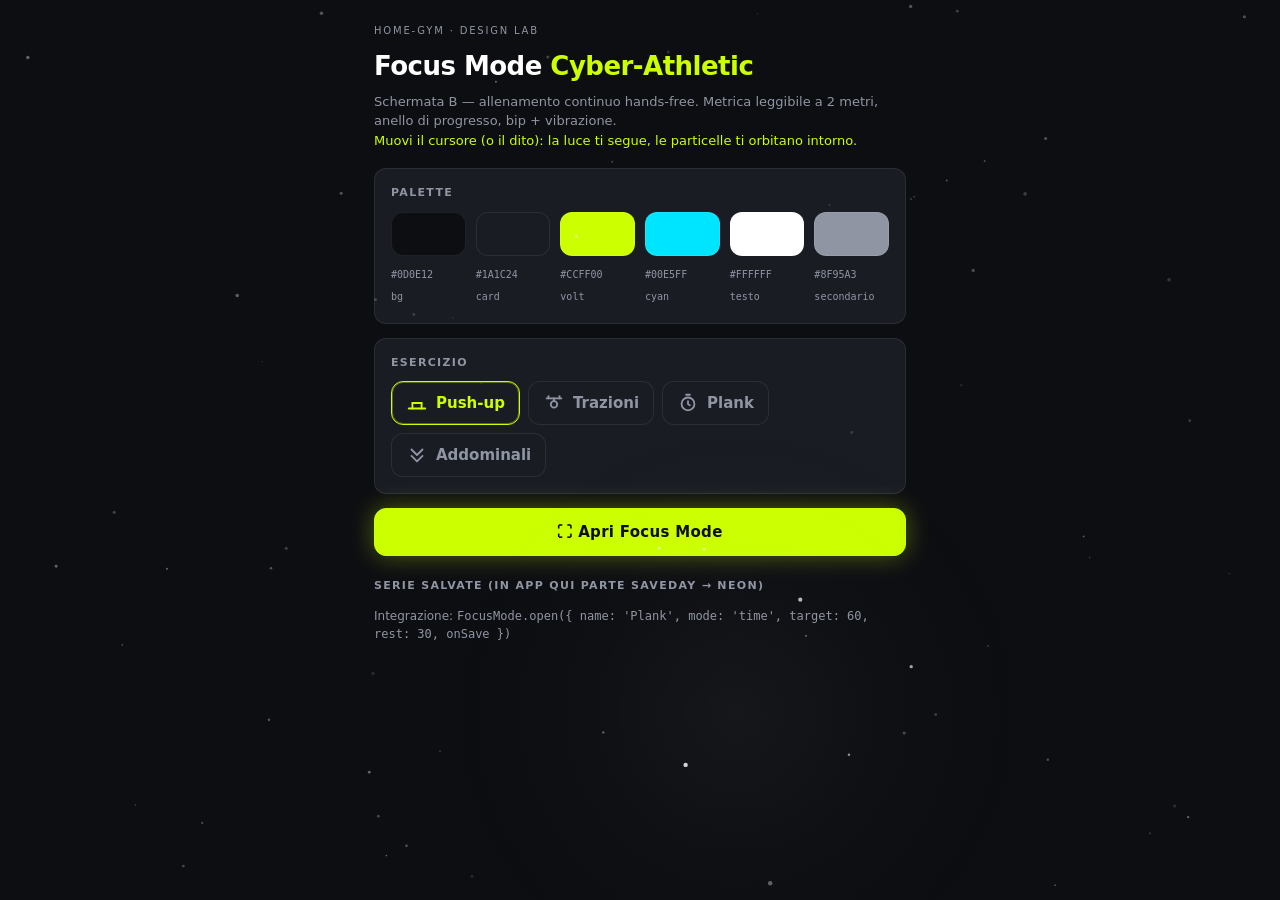
<file: public/design/focus-demo.html>
<!DOCTYPE html>
<html lang="it">
<head>
<meta charset="UTF-8" />
<meta name="viewport" content="width=device-width, initial-scale=1, viewport-fit=cover" />
<meta name="theme-color" content="#0D0E12" />
<meta name="color-scheme" content="dark" />
<title>HOME-GYM · Design Lab — Focus Mode</title>
<link rel="stylesheet" href="tokens.css" />
<link rel="stylesheet" href="components.css" />
<link rel="stylesheet" href="focus.css" />
<style>
  /* Solo regole della pagina demo */
  body { min-height: 100dvh; }
  .dl-wrap { position: relative; z-index: 1; max-width: 560px; margin: 0 auto; padding: 18px 14px calc(24px + env(safe-area-inset-bottom)); }
  .dl-head small { color: var(--text-1); letter-spacing: .18em; text-transform: uppercase; font-size: 10px; }
  .dl-head h1 { margin: 6px 0 6px; font-size: 26px; font-weight: 900; letter-spacing: -.02em; }
  .dl-head p { color: var(--text-1); font-size: 13px; margin: 0 0 18px; }
  .swatches { display: flex; gap: 10px; flex-wrap: wrap; }
  .swatch { flex: 1 1 64px; min-width: 64px; }
  .swatch i { display: block; height: 44px; border-radius: var(--r); border: 1px solid var(--stroke); margin-bottom: 6px; }
  .swatch code { font-size: 10px; color: var(--text-1); }
  #log .card { display: flex; justify-content: space-between; gap: 10px; font-size: 13px; padding: 12px 14px; margin-bottom: 8px; }
  #log .t { color: var(--text-1); }
</style>
</head>
<body>
  <main class="dl-wrap">
  <header class="dl-head">
    <small>HOME-GYM · Design Lab</small>
    <h1>Focus Mode <span style="color: var(--volt)">Cyber-Athletic</span></h1>
    <p>Schermata B — allenamento continuo hands-free. Metrica leggibile a 2 metri, anello di progresso, bip + vibrazione.<br>
    <span style="color: var(--volt)">Muovi il cursore (o il dito): la luce ti segue, le particelle ti orbitano intorno.</span></p>
  </header>

  <section class="card" style="margin-bottom: 14px">
    <p class="lab">Palette</p>
    <div class="swatches">
      <div class="swatch"><i style="background: #0D0E12"></i><code>#0D0E12<br>bg</code></div>
      <div class="swatch"><i style="background: #1A1C24"></i><code>#1A1C24<br>card</code></div>
      <div class="swatch"><i style="background: #CCFF00"></i><code>#CCFF00<br>volt</code></div>
      <div class="swatch"><i style="background: #00E5FF"></i><code>#00E5FF<br>cyan</code></div>
      <div class="swatch"><i style="background: #FFFFFF"></i><code>#FFFFFF<br>testo</code></div>
      <div class="swatch"><i style="background: #8F95A3"></i><code>#8F95A3<br>secondario</code></div>
    </div>
  </section>

  <section class="card" style="margin-bottom: 14px">
    <p class="lab">Esercizio</p>
    <div class="seg" id="exSeg">
      <button class="chip on" data-ex="pushup">
        <svg class="icon" viewBox="0 0 24 24"><path d="M3 18h18"/><path d="M7 12v6"/><path d="M17 12v6"/><path d="M7 12h10"/></svg>Push-up</button>
      <button class="chip" data-ex="trazioni">
        <svg class="icon" viewBox="0 0 24 24"><path d="M4 7h16"/><path d="M6 7V4.5"/><path d="M18 7V4.5"/><path d="M12 7v3"/><circle cx="12" cy="13.5" r="3.5"/></svg>Trazioni</button>
      <button class="chip" data-ex="plank">
        <svg class="icon" viewBox="0 0 24 24"><circle cx="12" cy="13" r="7"/><path d="M12 10v3l2 1.5"/><path d="M10 3h4"/></svg>Plank</button>
      <button class="chip" data-ex="addominali">
        <svg class="icon" viewBox="0 0 24 24"><path d="M6 6l6 6 6-6"/><path d="M6 13l6 6 6-6"/></svg>Addominali</button>
    </div>
  </section>

  <button class="btn volt" id="openBtn" style="width: 100%">⛶ Apri Focus Mode</button>

  <section style="margin-top: 22px">
    <p class="lab">Serie salvate (in app qui parte saveDay → Neon)</p>
    <div id="log"></div>
    <p class="mu" style="font-size: 12px">
      Integrazione: <code>FocusMode.open({ name: 'Plank', mode: 'time', target: 60, rest: 30, onSave })</code>
    </p>
  </section>

  </main>

  <script src="bg-fx.js?v=2"></script>
  <script src="focus-mode.js?v=2"></script>
  <script>
    BgFX.attach(document.body, { intensity: 1, density: 1 });

    const EX = {
      pushup:    { name: 'Push-up',    mode: 'reps', target: 20, unit: 'REPS', rest: 30 },
      trazioni:  { name: 'Trazioni',   mode: 'reps', target: 10, unit: 'REPS', rest: 60 },
      plank:     { name: 'Plank',      mode: 'time', target: 60, unit: 'SEC',  rest: 30 },
      addominali:{ name: 'Addominali', mode: 'reps', target: 30, unit: 'REPS', rest: 30 },
    };
    let sel = 'pushup';

    const seg = document.getElementById('exSeg');
    seg.addEventListener('click', (e) => {
      const b = e.target.closest('.chip');
      if (!b) return;
      sel = b.dataset.ex;
      seg.querySelectorAll('.chip').forEach((c) => c.classList.toggle('on', c === b));
    });

    document.getElementById('openBtn').addEventListener('click', () => {
      const ex = EX[sel];
      FocusMode.open({
        name: ex.name, mode: ex.mode, target: ex.target, unit: ex.unit, rest: ex.rest,
        onSave: (txt) => {
          const el = document.createElement('div');
          el.className = 'card';
          el.innerHTML = '<b>✓ ' + ex.name + '</b><span class="t">' + txt + ' · '
            + new Date().toLocaleTimeString('it-IT', { hour: '2-digit', minute: '2-digit' }) + '</span>';
          const log = document.getElementById('log');
          log.insertBefore(el, log.firstChild);
        },
      });
    });
  </script>
</body>
</html>
</file>
<file: public/design/tokens.css>
/* HOME-GYM · Design System "Cyber-Athletic" — Token (v1)
   Sorgente unica di verità per colori, tipografia, geometria e motion.
   Caricalo SEMPRE per primo: tutti gli altri file dipendono solo da queste variabili. */
:root {
  /* ---------- Sfondi ---------- */
  --bg-0: #0D0E12;                 /* Background primario (nero profondo) */
  --bg-1: #1A1C24;                 /* Card / contenitori (antracite) */
  --bg-2: #22252E;                 /* Contenitori annidati, hover */
  --stroke: rgba(255, 255, 255, .08);

  /* ---------- Accenti ---------- */
  --volt: #CCFF00;                 /* Giallo neon: azione, progresso, focus */
  --cyan: #00E5FF;                 /* Ciano elettrico: successo, record, recupero */
  --volt-dim: rgba(204, 255, 0, .35);
  --cyan-dim: rgba(0, 229, 255, .35);

  /* ---------- Testo ---------- */
  --text-0: #FFFFFF;               /* Titoli e metriche */
  --text-1: #8F95A3;               /* Etichette, unità, descrizioni */

  /* ---------- Tipografia ---------- */
  --font: Inter, "Roboto Flex", Montserrat, system-ui, -apple-system, "Segoe UI", Roboto, Arial, sans-serif;
  --metric: clamp(84px, 27vw, 168px);  /* metrica gigante: ≥72pt su telefoni, leggibile a 2 m */

  /* ---------- Geometria ---------- */
  --r: 12px;                       /* raggio fisso di card e pulsanti */
  --r-pill: 999px;
  --gap: 12px;
  --pad: 16px;
  --tap: 44px;                     /* target minimo tocco */

  /* ---------- Glow ---------- */
  --glow-volt: 0 0 24px rgba(204, 255, 0, .35);
  --glow-cyan: 0 0 24px rgba(0, 229, 255, .35);

  /* ---------- Motion ---------- */
  --fast: 140ms;
  --med: 260ms;
  --ease: cubic-bezier(.2, .8, .2, 1);
}
</file>
<file: public/design/components.css>
/* HOME-GYM · Design System "Cyber-Athletic" — Componenti base (v1)
   Costruiti SOLO su tokens.css. Riusabili in ogni schermata (A, B, C). */

*, *::before, *::after { box-sizing: border-box; }
html, body { margin: 0; }
body {
  background: var(--bg-0);
  color: var(--text-0);
  font-family: var(--font);
  font-size: 15px;
  line-height: 1.5;
  -webkit-font-smoothing: antialiased;
  color-scheme: dark;
}
:focus-visible { outline: 2px solid var(--volt); outline-offset: 2px; }
button { font: inherit; color: inherit; cursor: pointer; }

/* ---------- Etichette ---------- */
.lab {
  color: var(--text-1);
  font-size: 11px;
  font-weight: 700;
  letter-spacing: .12em;
  text-transform: uppercase;
  margin: 0 0 10px;
}
.mu { color: var(--text-1); }

/* ---------- Card (Schermata A: ogni esercizio vive in una card) ---------- */
.card {
  background: var(--bg-1);
  border: 1px solid var(--stroke);
  border-radius: var(--r);
  padding: var(--pad);
}
a.card { color: inherit; text-decoration: none; }
/* Focus / hover: bordo sottile 1px Volt */
.card:hover, .card:focus-within { border-color: var(--volt); }
/* Riga "ultimo record" della card esercizio */
.card .last { color: var(--text-1); font-size: 12px; letter-spacing: .02em; }

/* ---------- Pulsanti ---------- */
.btn {
  display: inline-flex;
  align-items: center;
  justify-content: center;
  gap: 8px;
  min-height: 48px;
  padding: 0 18px;
  border-radius: var(--r);
  border: 1px solid var(--stroke);
  background: var(--bg-1);
  color: var(--text-0);
  font-weight: 800;
  letter-spacing: .02em;
  transition: transform var(--fast) var(--ease), box-shadow var(--fast) var(--ease);
}
.btn:active { transform: scale(.96); }
.btn.volt {
  background: var(--volt);
  border-color: var(--volt);
  color: var(--bg-0);
  box-shadow: var(--glow-volt);
}
.btn.ghost {
  background: transparent;
  border-color: var(--cyan-dim);
  color: var(--cyan);
}

/* ---------- Chips / segmenti ---------- */
.seg { display: flex; gap: 8px; flex-wrap: wrap; }
.chip {
  display: inline-flex;
  align-items: center;
  gap: 8px;
  min-height: var(--tap);
  padding: 0 14px;
  border-radius: var(--r);
  border: 1px solid var(--stroke);
  background: var(--bg-1);
  color: var(--text-1);
  font-weight: 700;
  transition: border-color var(--fast), color var(--fast);
}
.chip.on {
  border-color: var(--volt);
  color: var(--volt);
  box-shadow: inset 0 0 0 1px var(--volt-dim);
}

/* ---------- KPI ---------- */
.kpi b {
  font-size: 28px;
  font-weight: 900;
  letter-spacing: -.02em;
  font-variant-numeric: tabular-nums;
}
.kpi small {
  display: block;
  color: var(--text-1);
  font-size: 11px;
  letter-spacing: .08em;
  text-transform: uppercase;
  margin-top: 2px;
}

/* ---------- Icone (contorno bianco, stile vettoriale minimale) ---------- */
.icon {
  width: 22px;
  height: 22px;
  flex: none;
  fill: none;
  stroke: currentColor;
  stroke-width: 2;
  stroke-linecap: round;
  stroke-linejoin: round;
}

/* ---------- Background vivo (bg-fx.js) ---------- */
.bgfx-canvas { display: block; }

/* ---------- Riduzione movimento ---------- */
@media (prefers-reduced-motion: reduce) {
  *, *::before, *::after { animation: none !important; transition: none !important; }
}
</file>
<file: public/design/focus.css>
/* HOME-GYM · Design System "Cyber-Athletic" — Schermata B: Focus Mode (v1)
   Fullscreen hands-free: anello di progresso, metrica gigante, overlay recupero ciano. */

.fx-overlay {
  position: fixed;
  inset: 0;
  z-index: 200;
  display: flex;
  flex-direction: column;
  background: var(--bg-0);
  padding: calc(12px + env(safe-area-inset-top, 0px)) 16px calc(16px + env(safe-area-inset-bottom, 0px));
  user-select: none;
  -webkit-user-select: none;
  touch-action: manipulation;
}

/* ---------- Header ---------- */
.fx-top { display: flex; align-items: center; gap: 10px; }
.fx-head { flex: 1; min-width: 0; text-align: center; }
.fx-head b { font-size: 16px; letter-spacing: .02em; }
.fx-sub {
  display: block;
  color: var(--text-1);
  font-size: 11px;
  letter-spacing: .08em;
  text-transform: uppercase;
  margin-top: 2px;
}
.fx-x {
  width: var(--tap); height: var(--tap);
  flex: none;
  border-radius: var(--r);
  border: 1px solid var(--stroke);
  background: var(--bg-1);
  color: var(--text-0);
  font-size: 16px;
}

/* ---------- Stage: anello + metrica ---------- */
.fx-stage {
  position: relative;
  flex: 1;
  min-height: 0;
  display: grid;
  place-items: center;
  cursor: pointer;
}
.fx-ring { width: min(74vw, 340px); height: auto; transform: rotate(-90deg); }
.fx-ring circle { fill: none; stroke-width: 10; stroke-linecap: round; }
.fx-ring-track { stroke: rgba(255, 255, 255, .08); }
.fx-ring-prog {
  stroke: var(--volt);
  stroke-dasharray: 578.1;
  stroke-dashoffset: 578.1;
  transition: stroke-dashoffset var(--fast) linear, stroke var(--med);
  filter: drop-shadow(0 0 10px rgba(204, 255, 0, .35));
}
.fx-overlay.done .fx-ring-prog {
  stroke: var(--cyan);
  filter: drop-shadow(0 0 12px rgba(0, 229, 255, .45));
}
.fx-center { position: absolute; text-align: center; }
.fx-metric {
  font-size: var(--metric);
  font-weight: 900;
  letter-spacing: -.03em;
  line-height: 1;
  font-variant-numeric: tabular-nums;
}
.fx-unit {
  color: var(--text-1);
  font-size: 13px;
  letter-spacing: .14em;
  text-transform: uppercase;
  margin-top: 8px;
}

/* ---------- Hint + controlli ---------- */
.fx-hint {
  text-align: center;
  color: var(--text-1);
  font-size: 12px;
  min-height: 18px;
  margin: 4px 0 12px;
}
.fx-controls { display: flex; justify-content: center; gap: 14px; }
.fx-cbtn {
  width: 76px; height: 76px;
  border-radius: 50%;
  border: 1px solid var(--stroke);
  background: var(--bg-1);
  color: var(--text-0);
  font-size: 22px;
  font-weight: 800;
  transition: transform var(--fast) var(--ease);
}
.fx-cbtn:active { transform: scale(.94); }
.fx-cbtn-main {
  background: var(--volt);
  border: 0;
  color: var(--bg-0);
  font-size: 26px;
  box-shadow: var(--glow-volt);
}
.fx-saved {
  text-align: center;
  color: var(--text-1);
  font-size: 12px;
  min-height: 16px;
  margin: 10px 0 0;
}

/* ---------- Overlay recupero (ciano elettrico soffuso) ---------- */
.fx-rest {
  position: absolute;
  inset: 0;
  z-index: 5;
  display: flex;
  flex-direction: column;
  align-items: center;
  justify-content: center;
  gap: 16px;
  background: rgba(0, 229, 255, .10);
  -webkit-backdrop-filter: blur(10px);
  backdrop-filter: blur(10px);
}
.fx-rest[hidden] { display: none !important; }
.fx-rest-lab {
  color: var(--cyan);
  font-size: 12px;
  font-weight: 700;
  letter-spacing: .3em;
  text-transform: uppercase;
  margin: 0;
}
.fx-rest-num {
  font-size: clamp(64px, 20vw, 132px);
  font-weight: 900;
  letter-spacing: -.03em;
  font-variant-numeric: tabular-nums;
  color: var(--cyan);
  text-shadow: var(--glow-cyan);
  line-height: 1;
}
.fx-skip { min-height: var(--tap); }

/* ---------- Flash di completamento ---------- */
.fx-flash {
  position: absolute;
  inset: 0;
  z-index: 6;
  pointer-events: none;
  opacity: 0;
  background: radial-gradient(circle at 50% 45%, rgba(0, 229, 255, .35), transparent 65%);
  transition: opacity 180ms var(--ease);
}
.fx-flash.on { opacity: 1; }

/* ---------- Battito dell'anello mentre gira ---------- */
@keyframes fx-pulse {
  0%, 100% { filter: drop-shadow(0 0 8px rgba(204, 255, 0, .30)); }
  50% { filter: drop-shadow(0 0 18px rgba(204, 255, 0, .55)); }
}
.fx-overlay.running .fx-ring-prog { animation: fx-pulse 1.6s ease-in-out infinite; }

@media (prefers-reduced-motion: reduce) {
  .fx-overlay.running .fx-ring-prog { animation: none; }
}
</file>
